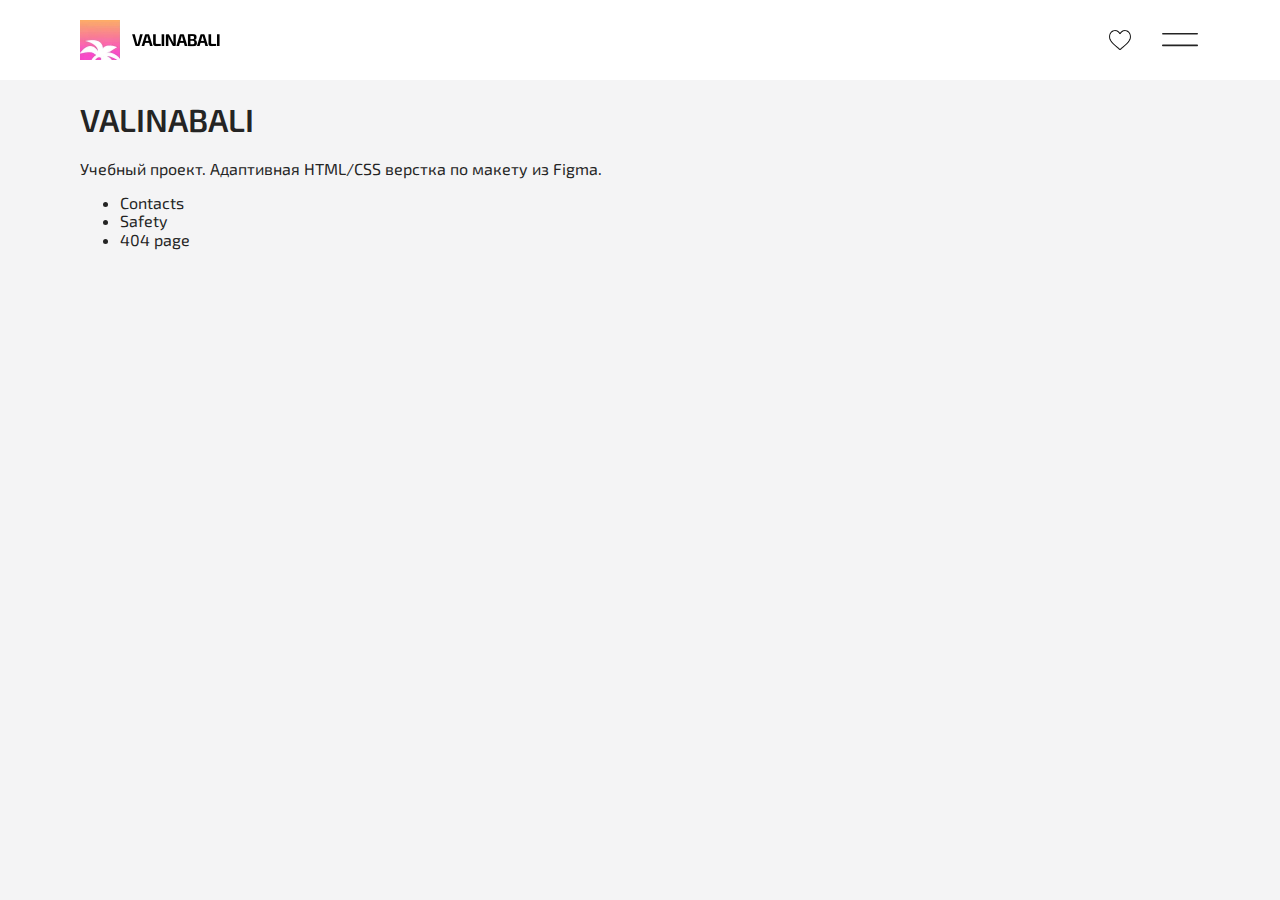
<file: index.html>
<!DOCTYPE html>
<html lang="ru">

<head>
	<meta charset="UTF-8">
	<meta name="viewport" content="width=device-width, initial-scale=1.0">
	<meta http-equiv="X-UA-Compatible" content="ie=edge">
	<link rel="stylesheet" href="css/style.css">
	<title>Valinabali</title>
</head>

<body>
	<header class="header">
		<div class="container">
			<div class="header__content">
				<a class="header__logo-link" href="#" aria-label="Ссылка на главную страницу">
					<img class="header__logo" src="images/logo-black.webp" srcset="images/logo-black@2x.webp"
						alt="Логотип компании" width="140" height="40">
				</a>
				<div class="header__btn-wrapper">
					<a class="header__favorites" href="#" aria-label="Ссылка на страницу избранное">
						<svg class="header__favorites-icon" width="22" height="20" aria-hidden="true">
							<use xlink:href="images/sprite.svg#icon-favorites"></use>
						</svg>
					</a>
					<button class="header__burger" type="button" aria-label="Кнопка открытия меню">
						<svg class="header__burger-icon" width="36" height="14" aria-hidden="true">
							<use xlink:href="images/sprite.svg#icon-burger"></use>
						</svg>
					</button>
				</div>
			</div>
		</div>
	</header>

	<main>
		<div class="container">
			<h1 class="title">VALINABALI</h1>
			<p class="descr">Учебный проект. Адаптивная HTML/CSS верстка по макету из Figma.</p>
		</div>
    <section class="project-index">
			<div class="container">
				<ul class="project-index__list">
					<li class="project-index__item"><a class="project-index__link" href="contacts.html">Contacts</a></li>
					<li class="project-index__item"><a class="project-index__link" href="safety.html">Safety</a></li>
					<li class="project-index__item"><a class="project-index__link" href="404.html">404 page</a></li>
				</ul>
			</div>
		</section>
  </main>
</body>

</html>
</file>
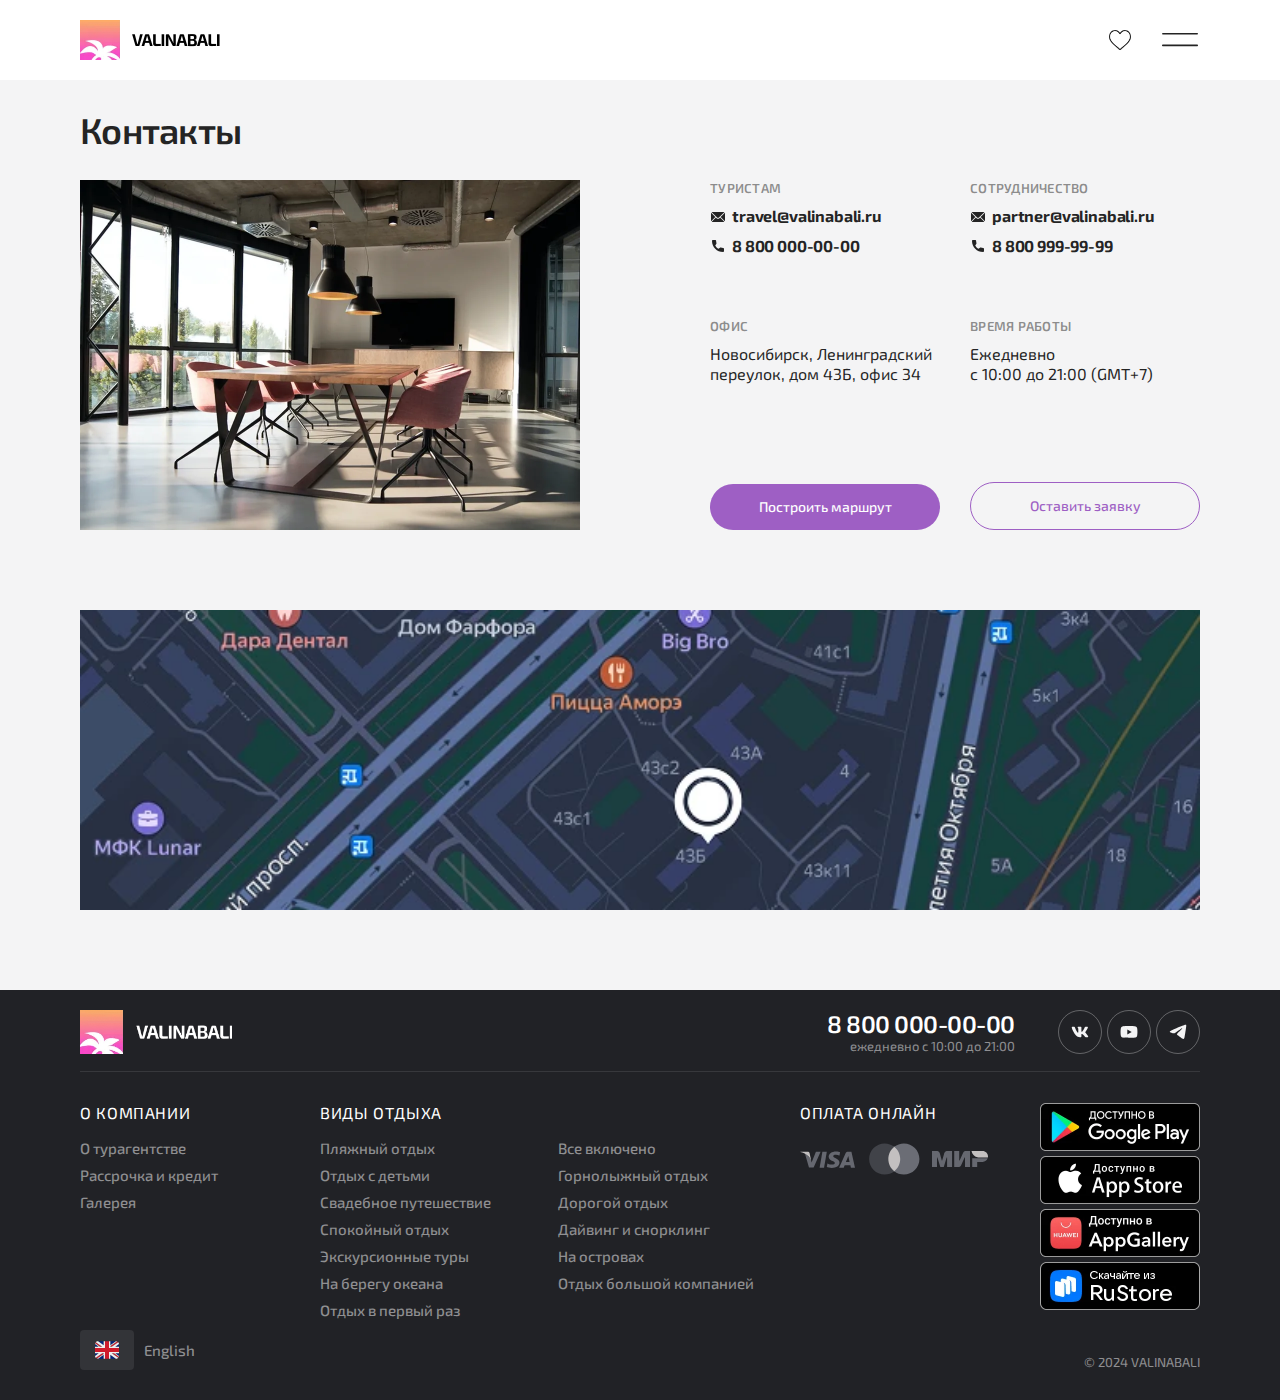
<file: contacts.html>
<!DOCTYPE html>
<html lang="ru">

<head>
  <meta charset="UTF-8">
  <meta name="viewport" content="width=device-width, initial-scale=1.0">
  <meta http-equiv="X-UA-Compatible" content="ie=edge">
  <link rel="stylesheet" href="css/style.css">
  <title>Контакты - Valinabali</title>
</head>

<body>
  <header class="header">
    <div class="container">
      <div class="header__content">
        <a class="header__logo-link" href="#" aria-label="Ссылка на главную страницу">
          <img class="header__logo" src="images/logo-black.webp" srcset="images/logo-black@2x.webp" alt="Логотип компании"
            width="140" height="40">
        </a>
        <div class="header__btn-wrapper">
          <a class="header__favorites" href="#" aria-label="Ссылка на страницу избранное">
            <svg class="header__favorites-icon" width="22" height="20" aria-hidden="true">
              <use xlink:href="images/sprite.svg#icon-favorites"></use>
            </svg>
          </a>
          <button class="header__burger" type="button" aria-label="Кнопка открытия меню">
            <svg class="header__burger-icon" width="36" height="14" aria-hidden="true">
              <use xlink:href="images/sprite.svg#icon-burger"></use>
            </svg>
          </button>
        </div>
      </div>
    </div>
  </header>
  <main>
    <section class="contacts">
      <div class="container">
        <h1 class="contacts__title">Контакты</h1>
        <div class="contacts__wrap">
          <img class="contacts__img" src="images/contacts-img.webp" srcset="images/contacts-img@2x.webp" height="350" width="500"
            alt="Изображение офиса организации Valinabali">
          <div class="contacts__wrap-info">
            <div class="contacts__info">
              <h2 class="contacts__info-title">туристам</h2>
              <a class="contacts__info-link" href="mailto:travel@valinabali.ru">
                <svg class="contacts__info-icon" width="16" height="16" aria-hidden="true">
                  <use xlink:href="images/sprite.svg#icon-mail"></use>
                </svg>
                travel@valinabali.ru
              </a>
              <a class="contacts__info-link" href="tel:88000000000">
                <svg class="contacts__info-icon" width="16" height="16" aria-hidden="true">
                  <use xlink:href="images/sprite.svg#icon-tel"></use>
                </svg>
                8 800 000-00-00
              </a>
            </div>
            <div class="contacts__info">
              <h2 class="contacts__info-title">сотрудничество</h2>
              <a class="contacts__info-link" href="mailto:partner@valinabali.ru">
                <svg class="contacts__info-icon" width="16" height="16" aria-hidden="true">
                  <use xlink:href="images/sprite.svg#icon-mail"></use>
                </svg>
                partner@valinabali.ru
              </a>
              <a class="contacts__info-link" href="tel:88000000000">
                <svg class="contacts__info-icon" width="16" height="16" aria-hidden="true">
                  <use xlink:href="images/sprite.svg#icon-tel"></use>
                </svg>
                8 800 999-99-99
              </a>
            </div>
            <div class="contacts__info">
              <h2 class="contacts__info-title">офис</h2>
              <p class="contacts__info-text">Новосибирск, Ленинградский переулок, дом 43Б, офис 34</p>
            </div>
            <div class="contacts__info">
              <h2 class="contacts__info-title">время работы</h2>
              <p class="contacts__info-text">Ежедневно <span>с&nbsp;10:00 до&nbsp;21:00 (GMT+7)</span></p>
            </div>
            <div class="contacts__btn-wrap">
              <button class="contacts__btn btn btn--bg-lilac btn--size-sma" type="button">Построить маршрут</button>
              <a class="contacts__btn btn" href="#">Оставить заявку</a>
            </div>
          </div>
        </div>
        <div class="contacts__map">
          <picture>
            <source media="(max-width: 767px)" srcset="images/map-img-mobile.webp 1x, images/map-img-mobile@2x.webp 2x">
            <source media="(max-width: 1439px)" srcset="images/map-img-tablet.webp 1x, images/map-img-tablet@2x.webp 2x">
            <img class="contacts__map-img" src="images/map-img.webp" srcset="images/map-img@2x.webp" height="300" width="1120"
            alt="Изображение карты с меткой организации Valinabali">
          </picture>
        </div>
      </div>
    </section>
  </main>
  <footer class="footer">
    <div class="container">
      <div class="footer__top">
        <a class="footer__logo-link" href="#" aria-label="Ссылка на главную">
          <img class="footer__logo" src="images/logo.webp" srcset="images/logo@2x.webp" alt="Логотип компании"
          width="152" height="44">
        </a>
        <div class="footer__info">
          <a class="footer__info-tel" href="tel:8800000000"> 8 800 000-00-00</a>
          <p class="footer__info-description">ежедневно с&nbsp;10:00 до&nbsp;21:00</p>
        </div>
        <ul class="social">
          <li class="social__list">
            <a class="social__link" href="#" aria-label="Ссылка на вконтакте">
              <svg class="social__link-icon" width="18" height="18" aria-hidden="true">
                <use xlink:href="images/sprite.svg#icon-vk"></use>
              </svg>
            </a>
          </li>
          <li class="social__list">
            <a class="social__link" href="#" aria-label="Ссылка на youtube">
              <svg class="social__link-icon" width="18" height="18" aria-hidden="true">
                <use xlink:href="images/sprite.svg#icon-youtube"></use>
              </svg>
            </a>
          </li>
          <li class="social__list">
            <a class="social__link" href="#" aria-label="Ссылка на телеграм">
              <svg class="social__link-icon" width="18" height="18" aria-hidden="true">
                <use xlink:href="images/sprite.svg#icon-tg"></use>
              </svg>
            </a>
          </li>
        </ul>
      </div>
      <div class="footer__content">
        <div class="footer__nav">
          <span class="footer__subtitle">о компании</span>
          <ul class="footer__nav-list">
            <li class="footer__nav-item">
              <a class="footer__nav-link" href="#">О турагентстве</a>
            </li>
            <li class="footer__nav-item">
              <a class="footer__nav-link" href="#">Рассрочка и кредит</a>
            </li>
            <li class="footer__nav-item">
              <a class="footer__nav-link" href="#">Галерея</a>
            </li>
          </ul>
        </div>
        <div class="footer__nav">
          <span class="footer__subtitle">виды отдыха</span>
          <ul class="footer__nav-list footer__nav-list--col-2">
            <li class="footer__nav-item">
              <a class="footer__nav-link" href="#">Пляжный отдых</a>
            </li>
            <li class="footer__nav-item">
              <a class="footer__nav-link" href="#">Все включено</a>
            </li>
            <li class="footer__nav-item">
              <a class="footer__nav-link" href="#">Отдых с детьми</a>
            </li>
            <li class="footer__nav-item">
              <a class="footer__nav-link" href="#">Горнолыжный отдых</a>
            </li>
            <li class="footer__nav-item">
              <a class="footer__nav-link" href="#">Свадебное путешествие</a>
            </li>
            <li class="footer__nav-item">
              <a class="footer__nav-link" href="#">Дорогой отдых</a>
            </li>
            <li class="footer__nav-item">
              <a class="footer__nav-link" href="#">Спокойный отдых</a>
            </li>
            <li class="footer__nav-item">
              <a class="footer__nav-link" href="#">Дайвинг и снорклинг</a>
            </li>
            <li class="footer__nav-item">
              <a class="footer__nav-link" href="#">Экскурсионные туры</a>
            </li>
            <li class="footer__nav-item">
              <a class="footer__nav-link" href="#">На островах</a>
            </li>
            <li class="footer__nav-item">
              <a class="footer__nav-link" href="#">На берегу океана</a>
            </li>
            <li class="footer__nav-item">
              <a class="footer__nav-link" href="#">Отдых большой компанией</a>
            </li>
            <li class="footer__nav-item">
              <a class="footer__nav-link" href="#">Отдых в первый раз</a>
            </li>
          </ul>
        </div>
        <div class="footer__payment">
          <span class="footer__subtitle">оплата онлайн</span>
          <ul class="footer__payment-list">
            <li class="footer__payment-item">
              <svg class="footer__payment-icon" width="56" height="56" aria-hidden="true">
                <use xlink:href="images/sprite.svg#icon-visa"></use>
              </svg>
            </li>
            <li class="footer__payment-item">
              <svg class="footer__payment-icon" width="56" height="56" aria-hidden="true">
                <use xlink:href="images/sprite.svg#icon-mastercard"></use>
              </svg>
            </li>
            <li class="footer__payment-item">
              <svg class="footer__payment-icon" width="56" height="56" aria-hidden="true">
                <use xlink:href="images/sprite.svg#icon-mir"></use>
              </svg>
            </li>
          </ul>
        </div>
        <div class="footer__apps">
          <ul class="footer__apps-list">
            <li class="footer__apps-item">
              <a class="footer__apps-link" href="#" aria-label="ссылка на приложение">
                <img class="footer__apps-img" src="images/google-play.webp" srcset="images/google-play@2x.webp" alt="Логотип компании"
            width="160" height="48">
              </a>
            </li>
            <li class="footer__apps-item">
              <a class="footer__apps-link" href="#" aria-label="ссылка на приложение">
                <img class="footer__apps-img" src="images/app-store.webp" srcset="images/app-store@2x.webp" alt="Логотип компании"
            width="160" height="48">
              </a>
            </li>
            <li class="footer__apps-item">
              <a class="footer__apps-link" href="#" aria-label="ссылка на приложение">
                <img class="footer__apps-img" src="images/appgallery.webp" srcset="images/appgallery@2x.webp" alt="Логотип компании"
            width="160" height="48">
              </a>
            </li>
            <li class="footer__apps-item">
              <a class="footer__apps-link" href="#" aria-label="ссылка на приложение">
                <img class="footer__apps-img" src="images/rustore.webp" srcset="images/rustore@2x.webp" alt="Логотип компании"
            width="160" height="48">
              </a>
            </li>
          </ul>
        </div>
      </div>
      <div class="footer__bottom">
        <a class="footer__language-link" href="#" aria-label="Ссылка на страницу">
          <svg class="footer__language-icon" width="54" height="40" aria-hidden="true">
            <use xlink:href="images/sprite.svg#icon-lang"></use>
          </svg>
          <p class="footer__language-name">English</p>
        </a>
        <p class="footer__copyright">&copy;&nbsp;2024&nbsp;VALINABALI</p>
      </div>
    </div>
  </footer>
</body>

</html>
</file>
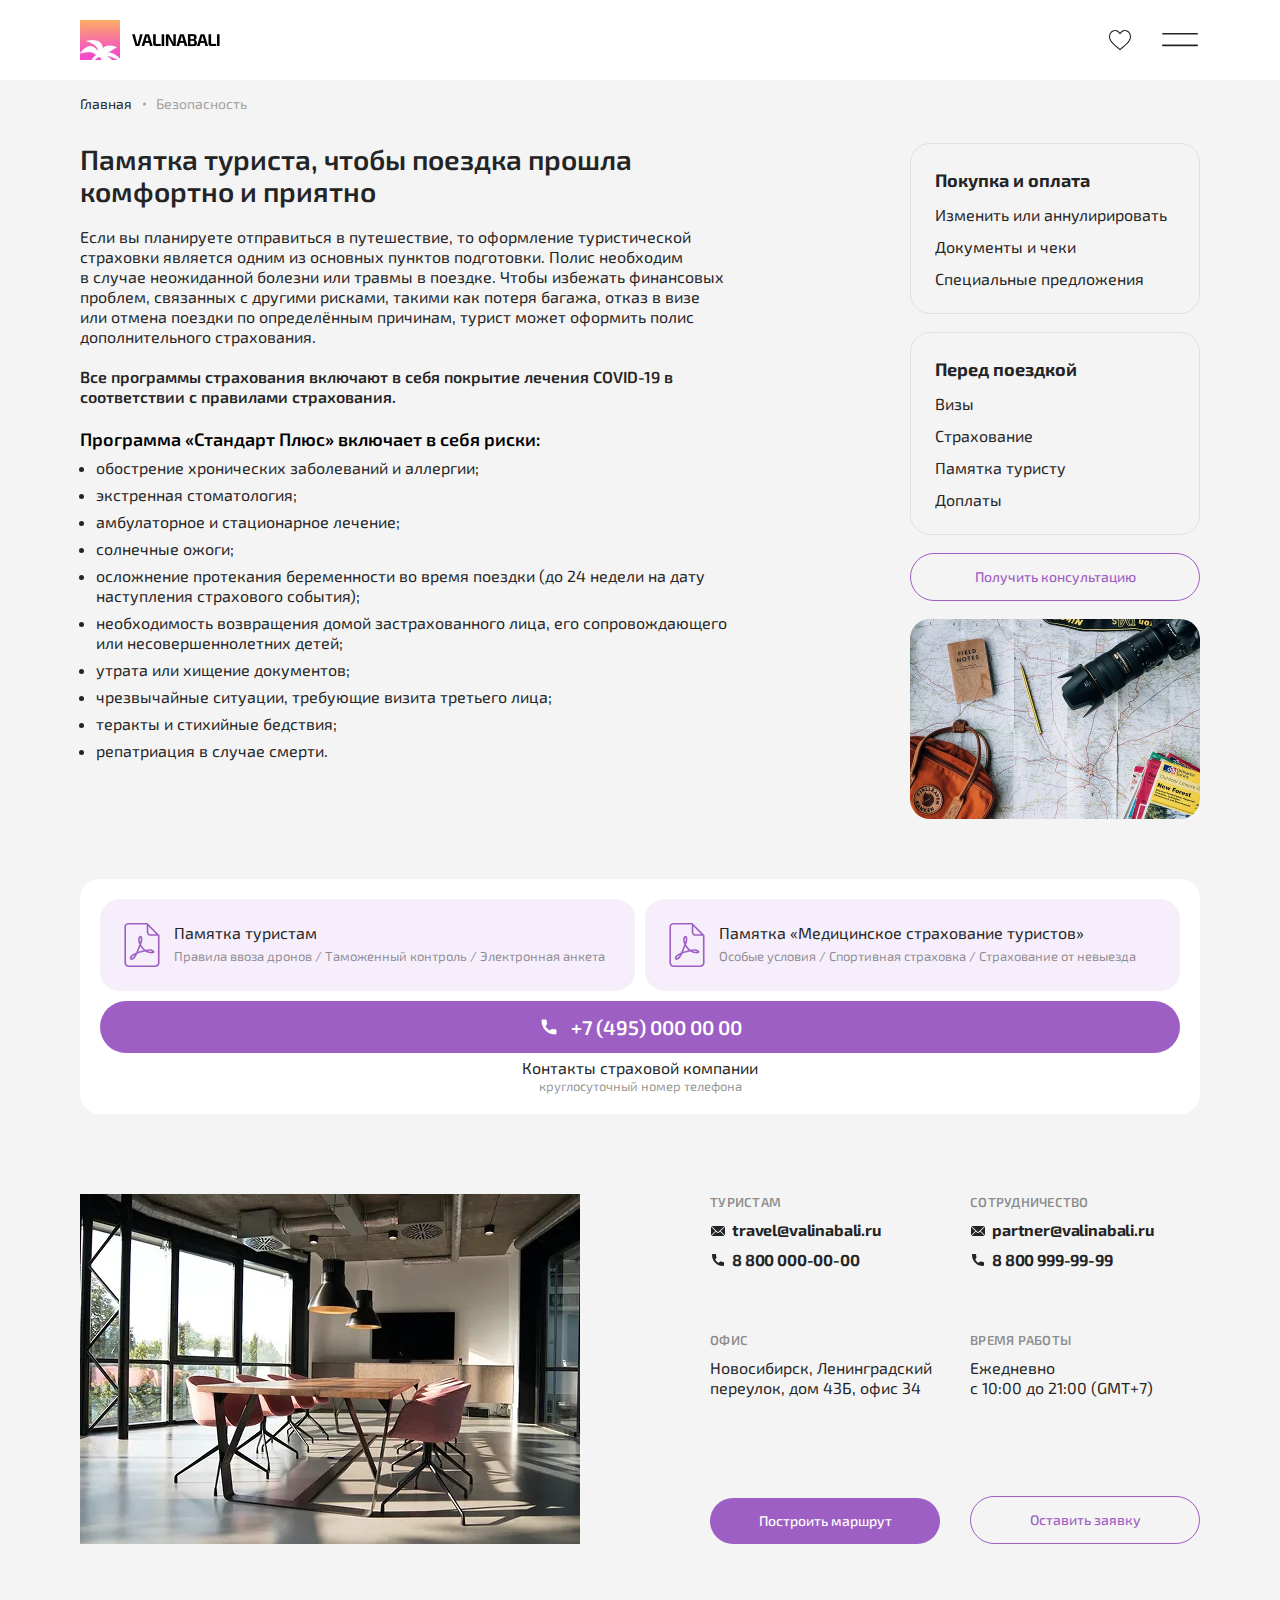
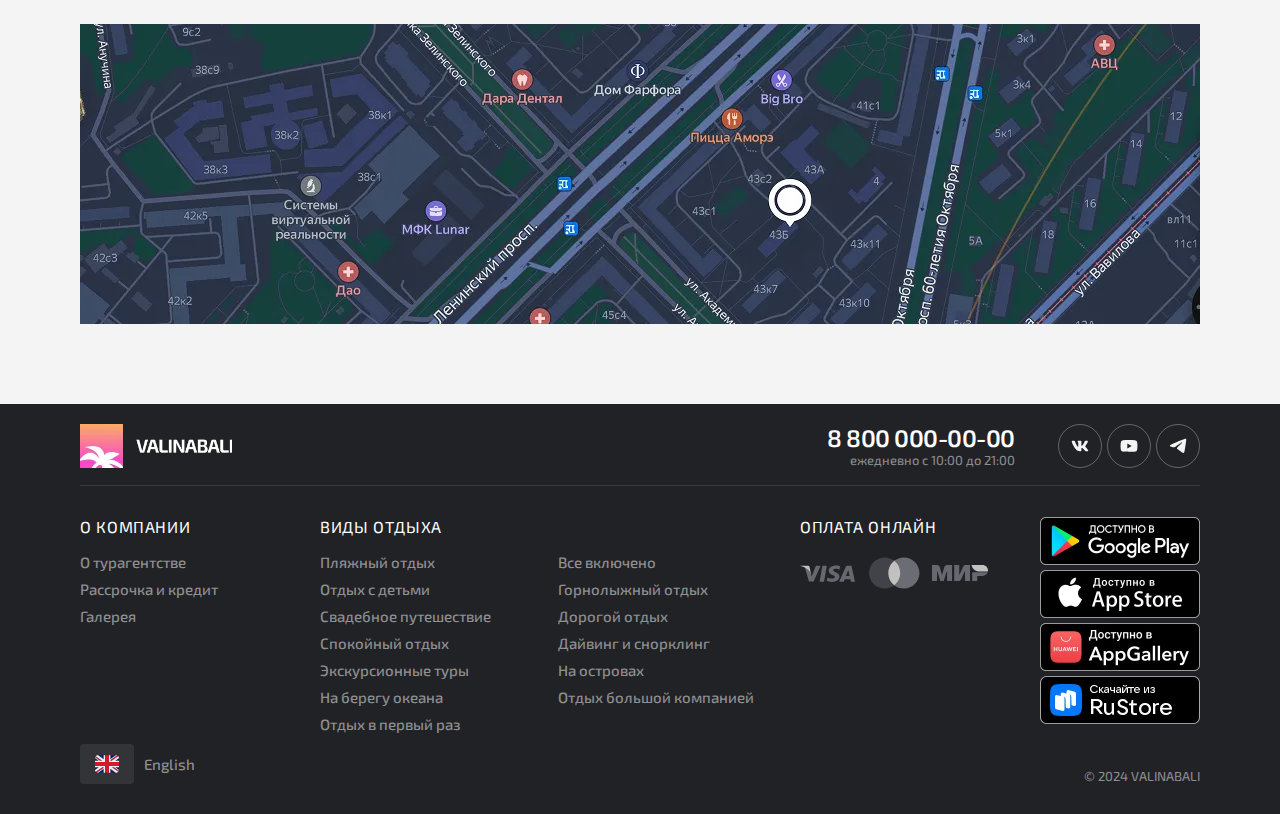
<file: safety.html>
<!DOCTYPE html>
<html lang="ru">

<head>
	<meta charset="UTF-8">
	<meta name="viewport" content="width=device-width, initial-scale=1.0">
	<meta http-equiv="X-UA-Compatible" content="ie=edge">
	<link rel="stylesheet" href="css/style.css">
	<title>Безопасность - Valinabali</title>
</head>

<body>
	<header class="header">
		<div class="container">
			<div class="header__content">
				<a class="header__logo-link" href="#" aria-label="Ссылка на главную страницу">
					<img class="header__logo" src="images/logo-black.webp" srcset="images/logo-black@2x.webp"
						alt="Логотип компании" width="140" height="40">
				</a>
				<div class="header__btn-wrapper">
					<a class="header__favorites" href="#" aria-label="Ссылка на страницу избранное">
						<svg class="header__favorites-icon" width="22" height="20" aria-hidden="true">
							<use xlink:href="images/sprite.svg#icon-favorites"></use>
						</svg>
					</a>
					<button class="header__burger" type="button" aria-label="Кнопка открытия меню">
						<svg class="header__burger-icon" width="36" height="14" aria-hidden="true">
							<use xlink:href="images/sprite.svg#icon-burger"></use>
						</svg>
					</button>
				</div>
			</div>
		</div>
	</header>
	<main>
		<h1 class="visually-hidden">Безопасность</h1>
		<div class="breadcrumbs">
			<div class="container">
				<ul class="breadcrumbs__list">
					<li class="breadcrumbs__item">
						<a class="breadcrumbs__link" href="#" aria-label="Ссылка на главную страницу">Главная</a>
					</li>
					<li class="breadcrumbs__item">
						<span class="breadcrumbs__link breadcrumbs__link--active">Безопасность</span>
					</li>
				</ul>
			</div>
		</div>
		<section class="safety">
			<div class="container">
				<div class="safety__wrap">
					<div class="safety__info-text">
						<h2 class="safety__title">Памятка туриста, чтобы поездка прошла комфортно и&nbsp;приятно</h2>
						<p class="safety__text">
							Если вы&nbsp;планируете отправиться в&nbsp;путешествие, то&nbsp;оформление туристической страховки
							является
							одним из&nbsp;основных пунктов подготовки. Полис необходим в&nbsp;случае неожиданной болезни или травмы
							в&nbsp;поездке. Чтобы избежать финансовых проблем, связанных с&nbsp;другими рисками, такими как потеря
							багажа, отказ в&nbsp;визе или отмена поездки по&nbsp;определённым причинам, турист может оформить полис
							дополнительного страхования.
						</p>
						<p class="safety__text safety__text--bold">
							Все программы страхования включают в&nbsp;себя покрытие лечения СOVID-19&nbsp;в соответствии
							с&nbsp;правилами страхования.
						</p>
						<h3 class="safety__title-cite">Программа &laquo;Стандарт Плюс&raquo; включает в&nbsp;себя риски:</h3>
						<ul class="safety__list">
							<li class="safety__item">
								<p class="safety__text">обострение хронических заболеваний и&nbsp;аллергии;</p>
							</li>
							<li class="safety__item">
								<p class="safety__text">экстренная стоматология;</p>
							</li>
							<li class="safety__item">
								<p class="safety__text">амбулаторное и&nbsp;стационарное лечение;</p>
							</li>
							<li class="safety__item">
								<p class="safety__text">солнечные ожоги;</p>
							</li>
							<li class="safety__item">
								<p class="safety__text">
									осложнение протекания беременности во&nbsp;время поездки (до&nbsp;24&nbsp;недели на&nbsp;дату
									наступления страхового события);
								</p>
							</li>
							<li class="safety__item">
								<p class="safety__text">
									необходимость возвращения домой застрахованного лица, его сопровождающего или несовершеннолетних
									детей;
								</p>
							</li>
							<li class="safety__item">
								<p class="safety__text">утрата или хищение документов;</p>
							</li>
							<li class="safety__item">
								<p class="safety__text">чрезвычайные ситуации, требующие визита третьего лица;</p>
							</li>
							<li class="safety__item">
								<p class="safety__text">теракты и стихийные бедствия;</p>
							</li>
							<li class="safety__item">
								<p class="safety__text">репатриация в&nbsp;случае смерти.</p>
							</li>
						</ul>
					</div>
					<div class="safety__nav">
						<div class="memo-nav">
							<h3 class="memo-nav__title">Покупка и&nbsp;оплата</h3>
							<ul class="memo-nav__list">
								<li class="memo-nav__item">
									<a class="memo-nav__link" href="#">Изменить или аннулирировать</a>
								</li>
								<li class="memo-nav__item">
									<a class="memo-nav__link" href="#">Документы и чеки</a>
								</li>
								<li class="memo-nav__item">
									<a class="memo-nav__link" href="#">Специальные предложения</a>
								</li>
							</ul>
						</div>
						<div class="memo-nav">
							<h3 class="memo-nav__title">Перед поездкой</h3>
							<ul class="memo-nav__list">
								<li class="memo-nav__item">
									<a class="memo-nav__link" href="#">Визы</a>
								</li>
								<li class="memo-nav__item">
									<a class="memo-nav__link" href="#">Страхование</a>
								</li>
								<li class="memo-nav__item">
									<a class="memo-nav__link" href="#">Памятка туристу</a>
								</li>
								<li class="memo-nav__item">
									<a class="memo-nav__link" href="#">Доплаты</a>
								</li>
							</ul>
						</div>
						<a class="safety__btn btn" href="#" aria-label="Ссылка для получения консультации">Получить консультацию</a>
						<img class="safety__nav-img" src="images/safety-img.webp" srcset="images/safety-img@2x.webp" height="200"
							width="290" alt="Картинка в разделе памятка для туриста">
					</div>
				</div>
				<div class="info-block">
					<div class="info-block__cards-link">
						<a class="card-link" href="#" target="_blank" aria-label="Ссылка на файл с памяткой для туриста">
							<svg class="card-link__icon" width="44" height="44" aria-hidden="true">
								<use xlink:href="images/sprite.svg#icon-pdf"></use>
							</svg>
							<div class="card-link__info">
								<span class="card-link__title">Памятка туристам</span>
								<span class="card-link__text">Правила ввоза дронов / Таможенный контроль / Электронная анкета</span>
							</div>
						</a>
						<a class="card-link" href="#" target="_blank" aria-label="Ссылка на файл с памяткой для туриста">
							<svg class="card-link__icon" width="44" height="44" aria-hidden="true">
								<use xlink:href="images/sprite.svg#icon-pdf"></use>
							</svg>
							<div class="card-link__info">
								<span class="card-link__title">Памятка «Медицинское страхование туристов»</span>
								<span class="card-link__text">Особые условия / Спортивная страховка / Страхование от невыезда</span>
							</div>
						</a>
					</div>
					<a class="info-block__btn btn btn--bg-lilac" href="tel:7495000000">
						<svg class="info-block__icon" width="18" height="18" aria-hidden="true">
							<use xlink:href="images/sprite.svg#icon-tel"></use>
						</svg>
						<span class="btn__text">+7 (495) 000 00 00</span>
					</a>
					<p class="info-block__text">Контакты страховой компании</p>
					<span class="info-block__description">круглосуточный номер телефона</span>
				</div>
			</div>
		</section>
		<section class="contacts">
			<div class="container">
				<div class="contacts__wrap">
						<picture>
							<source media="(max-width: 767px)" srcset="images/contacts-img-mobile.webp 1x, images/contacts-img-mobile@2x.webp 2x">
							<img class="contacts__img" src="images/contacts-img.webp" srcset="images/contacts-img@2x.webp 2x" height="350" width="500"
							alt="Изображение офиса организации Valinabali">
						</picture>
					<div class="contacts__wrap-info">
						<div class="contacts__info">
							<h2 class="contacts__info-title">туристам</h2>
							<a class="contacts__info-link" href="mailto:travel@valinabali.ru">
								<svg class="contacts__info-icon" width="16" height="16" aria-hidden="true">
									<use xlink:href="images/sprite.svg#icon-mail"></use>
								</svg>
								travel@valinabali.ru
							</a>
							<a class="contacts__info-link" href="tel:88000000000">
								<svg class="contacts__info-icon" width="16" height="16" aria-hidden="true">
									<use xlink:href="images/sprite.svg#icon-tel"></use>
								</svg>
								8 800 000-00-00
							</a>
						</div>
						<div class="contacts__info">
							<h2 class="contacts__info-title">сотрудничество</h2>
							<a class="contacts__info-link" href="mailto:partner@valinabali.ru">
								<svg class="contacts__info-icon" width="16" height="16" aria-hidden="true">
									<use xlink:href="images/sprite.svg#icon-mail"></use>
								</svg>
								partner@valinabali.ru
							</a>
							<a class="contacts__info-link" href="tel:88000000000">
								<svg class="contacts__info-icon" width="16" height="16" aria-hidden="true">
									<use xlink:href="images/sprite.svg#icon-tel"></use>
								</svg>
								8 800 999-99-99
							</a>
						</div>
						<div class="contacts__info">
							<h2 class="contacts__info-title">офис</h2>
							<p class="contacts__info-text">Новосибирск, Ленинградский переулок, дом&nbsp;43Б, офис&nbsp;34</p>
						</div>
						<div class="contacts__info">
							<h2 class="contacts__info-title">время работы</h2>
							<p class="contacts__info-text">
								Ежедневно
								<span>с&nbsp;10:00 до&nbsp;21:00 (GMT+7)</span>
							</p>
						</div>
						<div class="contacts__btn-wrap">
							<button class="contacts__btn btn btn--bg-lilac btn--size-sma" type="button">Построить маршрут</button>
							<a class="contacts__btn btn" href="#">Оставить заявку</a>
						</div>
					</div>
				</div>
				<div class="contacts__map">
					<picture>
            <source media="(max-width: 767px)" srcset="images/map-img-mobile.webp 1x, images/map-img-mobile@2x.webp 2x">
            <source media="(max-width: 1023px)" srcset="images/map-img-tablet.webp 1x, images/map-img-tablet@2x.webp 2x">
            <img class="contacts__map-img" src="images/map-img.webp" srcset="images/map-img@2x.webp 2x" height="300" width="1120"
            alt="Изображение карты с меткой организации Valinabali">
          </picture>
				</div>
			</div>
		</section>
	</main>
	<footer class="footer">
		<div class="container">
			<div class="footer__top">
				<a class="footer__logo-link" href="#" aria-label="Ссылка на главную">
					<img class="footer__logo" src="images/logo.webp" srcset="images/logo@2x.webp" alt="Логотип компании"
						width="152" height="44">
				</a>
				<div class="footer__info">
					<a class="footer__info-tel" href="tel:8800000000"> 8 800 000-00-00</a>
					<p class="footer__info-description">ежедневно с&nbsp;10:00 до&nbsp;21:00</p>
				</div>
				<ul class="social">
					<li class="social__list">
						<a class="social__link" href="#" aria-label="Ссылка на вконтакте">
							<svg class="social__link-icon" width="18" height="18" aria-hidden="true">
								<use xlink:href="images/sprite.svg#icon-vk"></use>
							</svg>
						</a>
					</li>
					<li class="social__list">
						<a class="social__link" href="#" aria-label="Ссылка на youtube">
							<svg class="social__link-icon" width="18" height="18" aria-hidden="true">
								<use xlink:href="images/sprite.svg#icon-youtube"></use>
							</svg>
						</a>
					</li>
					<li class="social__list">
						<a class="social__link" href="#" aria-label="Ссылка на телеграм">
							<svg class="social__link-icon" width="18" height="18" aria-hidden="true">
								<use xlink:href="images/sprite.svg#icon-tg"></use>
							</svg>
						</a>
					</li>
				</ul>
			</div>
			<div class="footer__content">
				<div class="footer__nav">
					<span class="footer__subtitle">о компании</span>
					<ul class="footer__nav-list">
						<li class="footer__nav-item">
							<a class="footer__nav-link" href="#">О турагентстве</a>
						</li>
						<li class="footer__nav-item">
							<a class="footer__nav-link" href="#">Рассрочка и кредит</a>
						</li>
						<li class="footer__nav-item">
							<a class="footer__nav-link" href="#">Галерея</a>
						</li>
					</ul>
				</div>
				<div class="footer__nav">
					<span class="footer__subtitle">виды отдыха</span>
					<ul class="footer__nav-list footer__nav-list--col-2">
						<li class="footer__nav-item">
							<a class="footer__nav-link" href="#">Пляжный отдых</a>
						</li>
						<li class="footer__nav-item">
							<a class="footer__nav-link" href="#">Все включено</a>
						</li>
						<li class="footer__nav-item">
							<a class="footer__nav-link" href="#">Отдых с детьми</a>
						</li>
						<li class="footer__nav-item">
							<a class="footer__nav-link" href="#">Горнолыжный отдых</a>
						</li>
						<li class="footer__nav-item">
							<a class="footer__nav-link" href="#">Свадебное путешествие</a>
						</li>
						<li class="footer__nav-item">
							<a class="footer__nav-link" href="#">Дорогой отдых</a>
						</li>
						<li class="footer__nav-item">
							<a class="footer__nav-link" href="#">Спокойный отдых</a>
						</li>
						<li class="footer__nav-item">
							<a class="footer__nav-link" href="#">Дайвинг и снорклинг</a>
						</li>
						<li class="footer__nav-item">
							<a class="footer__nav-link" href="#">Экскурсионные туры</a>
						</li>
						<li class="footer__nav-item">
							<a class="footer__nav-link" href="#">На островах</a>
						</li>
						<li class="footer__nav-item">
							<a class="footer__nav-link" href="#">На берегу океана</a>
						</li>
						<li class="footer__nav-item">
							<a class="footer__nav-link" href="#">Отдых большой компанией</a>
						</li>
						<li class="footer__nav-item">
							<a class="footer__nav-link" href="#">Отдых в первый раз</a>
						</li>
					</ul>
				</div>
				<div class="footer__payment">
					<span class="footer__subtitle">оплата онлайн</span>
					<ul class="footer__payment-list">
						<li class="footer__payment-item">
							<svg class="footer__payment-icon" width="56" height="56" aria-hidden="true">
								<use xlink:href="images/sprite.svg#icon-visa"></use>
							</svg>
						</li>
						<li class="footer__payment-item">
							<svg class="footer__payment-icon" width="56" height="56" aria-hidden="true">
								<use xlink:href="images/sprite.svg#icon-mastercard"></use>
							</svg>
						</li>
						<li class="footer__payment-item">
							<svg class="footer__payment-icon" width="56" height="56" aria-hidden="true">
								<use xlink:href="images/sprite.svg#icon-mir"></use>
							</svg>
						</li>
					</ul>
				</div>
				<div class="footer__apps">
					<ul class="footer__apps-list">
						<li class="footer__apps-item">
							<a class="footer__apps-link" href="#" aria-label="ссылка на приложение">
								<img class="footer__apps-img" src="images/google-play.webp" srcset="images/google-play@2x.webp"
									alt="Логотип компании" width="160" height="48">
							</a>
						</li>
						<li class="footer__apps-item">
							<a class="footer__apps-link" href="#" aria-label="ссылка на приложение">
								<img class="footer__apps-img" src="images/app-store.webp" srcset="images/app-store@2x.webp"
									alt="Логотип компании" width="160" height="48">
							</a>
						</li>
						<li class="footer__apps-item">
							<img class="footer__apps-img" src="images/appgallery.webp" srcset="images/appgallery@2x.webp"
								alt="Логотип компании" width="160" height="48">
						</li>
						<li class="footer__apps-item">
							<a class="footer__apps-link" href="#" aria-label="ссылка на приложение">
								<img class="footer__apps-img" src="images/rustore.webp" srcset="images/rustore@2x.webp"
									alt="Логотип компании" width="160" height="48">
							</a>
						</li>
					</ul>
				</div>
			</div>
			<div class="footer__bottom">
				<a class="footer__language-link" href="#" aria-label="Ссылка на страницу">
					<svg class="footer__language-icon" width="54" height="40" aria-hidden="true">
						<use xlink:href="images/sprite.svg#icon-lang"></use>
					</svg>
					<p class="footer__language-name">English</p>
				</a>
				<p class="footer__copyright">&copy;&nbsp;2024&nbsp;VALINABALI</p>
			</div>
		</div>
	</footer>
</body>

</html>
</file>
<file: css/style.css>
/* Global */
/* ------------------------------------ */
/*! normalize.css v8.0.1 | MIT License | github.com/necolas/normalize.css */
/* Document
  ========================================================================== */
/**
 * 1. Correct the line height in all browsers.
 * 2. Prevent adjustments of font size after orientation changes in iOS.
 */
html {
  line-height: 1.15; /* 1 */
  -webkit-text-size-adjust: 100%; /* 2 */
}

/* Sections
  ========================================================================== */
/**
* Remove the margin in all browsers.
*/
body {
  margin: 0;
}

/**
* Render the `main` element consistently in IE.
*/
main {
  display: block;
}

/**
* Correct the font size and margin on `h1` elements within `section` and
* `article` contexts in Chrome, Firefox, and Safari.
*/
h1 {
  margin: 0.67em 0;
  font-size: 2em;
}

/* Grouping content
  ========================================================================== */
/**
* 1. Add the correct box sizing in Firefox.
* 2. Show the overflow in Edge and IE.
*/
hr {
  box-sizing: content-box; /* 1 */
  height: 0; /* 1 */
  overflow: visible; /* 2 */
}

/**
* 1. Correct the inheritance and scaling of font size in all browsers.
* 2. Correct the odd `em` font sizing in all browsers.
*/
pre {
  font-size: 1em; /* 2 */
  font-family: monospace, monospace; /* 1 */
}

/* Text-level semantics
  ========================================================================== */
/**
* Remove the gray background on active links in IE 10.
*/
a {
  background-color: transparent;
}

/**
* 1. Remove the bottom border in Chrome 57-
* 2. Add the correct text decoration in Chrome, Edge, IE, Opera, and Safari.
*/
abbr[title] {
  text-decoration: underline; /* 2 */
  -webkit-text-decoration: underline dotted;
          text-decoration: underline dotted; /* 2 */
  border-bottom: none; /* 1 */
}

/**
* Add the correct font weight in Chrome, Edge, and Safari.
*/
b,
strong {
  font-weight: bolder;
}

/**
* 1. Correct the inheritance and scaling of font size in all browsers.
* 2. Correct the odd `em` font sizing in all browsers.
*/
code,
kbd,
samp {
  font-size: 1em; /* 2 */
  font-family: monospace, monospace; /* 1 */
}

/**
* Add the correct font size in all browsers.
*/
small {
  font-size: 80%;
}

/**
* Prevent `sub` and `sup` elements from affecting the line height in
* all browsers.
*/
sub,
sup {
  position: relative;
  font-size: 75%;
  line-height: 0;
  vertical-align: baseline;
}

sub {
  bottom: -0.25em;
}

sup {
  top: -0.5em;
}

/* Embedded content
  ========================================================================== */
/**
* Remove the border on images inside links in IE 10.
*/
img {
  border-style: none;
}

/* Forms
  ========================================================================== */
/**
* 1. Change the font styles in all browsers.
* 2. Remove the margin in Firefox and Safari.
*/
button,
input,
optgroup,
select,
textarea {
  margin: 0; /* 2 */
  font-size: 100%; /* 1 */
  line-height: 1.15; /* 1 */
  font-family: inherit; /* 1 */
}

/**
* Show the overflow in IE.
* 1. Show the overflow in Edge.
*/
button,
input {
  /* 1 */
  overflow: visible;
}

/**
* Remove the inheritance of text transform in Edge, Firefox, and IE.
* 1. Remove the inheritance of text transform in Firefox.
*/
button,
select {
  /* 1 */
  text-transform: none;
}

/**
* Correct the inability to style clickable types in iOS and Safari.
*/
button,
[type=button],
[type=reset],
[type=submit] {
  -webkit-appearance: button;
}

/**
* Remove the inner border and padding in Firefox.
*/
button::-moz-focus-inner,
[type=button]::-moz-focus-inner,
[type=reset]::-moz-focus-inner,
[type=submit]::-moz-focus-inner {
  padding: 0;
  border-style: none;
}

/**
* Restore the focus styles unset by the previous rule.
*/
button:-moz-focusring,
[type=button]:-moz-focusring,
[type=reset]:-moz-focusring,
[type=submit]:-moz-focusring {
  outline: 1px dotted ButtonText;
}

/**
* Correct the padding in Firefox.
*/
fieldset {
  padding: 0.35em 0.75em 0.625em;
}

/**
* 1. Correct the text wrapping in Edge and IE.
* 2. Correct the color inheritance from `fieldset` elements in IE.
* 3. Remove the padding so developers are not caught out when they zero out
*    `fieldset` elements in all browsers.
*/
legend {
  display: table; /* 1 */
  box-sizing: border-box; /* 1 */
  max-width: 100%; /* 1 */
  padding: 0; /* 3 */
  color: inherit; /* 2 */
  white-space: normal; /* 1 */
}

/**
* Add the correct vertical alignment in Chrome, Firefox, and Opera.
*/
progress {
  vertical-align: baseline;
}

/**
* Remove the default vertical scrollbar in IE 10+.
*/
textarea {
  overflow: auto;
}

/**
* 1. Add the correct box sizing in IE 10.
* 2. Remove the padding in IE 10.
*/
[type=checkbox],
[type=radio] {
  box-sizing: border-box; /* 1 */
  padding: 0; /* 2 */
}

/**
* Correct the cursor style of increment and decrement buttons in Chrome.
*/
[type=number]::-webkit-inner-spin-button,
[type=number]::-webkit-outer-spin-button {
  height: auto;
}

/**
* 1. Correct the odd appearance in Chrome and Safari.
* 2. Correct the outline style in Safari.
*/
[type=search] {
  outline-offset: -2px; /* 2 */
  -webkit-appearance: textfield; /* 1 */
}

/**
* Remove the inner padding in Chrome and Safari on macOS.
*/
[type=search]::-webkit-search-decoration {
  -webkit-appearance: none;
}

/**
* 1. Correct the inability to style clickable types in iOS and Safari.
* 2. Change font properties to `inherit` in Safari.
*/
::-webkit-file-upload-button {
  font: inherit; /* 2 */
  -webkit-appearance: button; /* 1 */
}

/* Interactive
  ========================================================================== */
/*
* Add the correct display in Edge, IE 10+, and Firefox.
*/
details {
  display: block;
}

/*
* Add the correct display in all browsers.
*/
summary {
  display: list-item;
}

/* Misc
  ========================================================================== */
/**
* Add the correct display in IE 10+.
*/
template {
  display: none;
}

/**
* Add the correct display in IE 10.
*/
[hidden] {
  display: none;
}

@font-face {
  font-family: "Exo-2";
  src: url("../../fonts/Exo2-Regular.woff2") format("woff2"), url("../../fonts/Exo2-Regular.woff") format("woff");
  font-weight: 400;
  font-style: normal;
  font-display: swap;
}
@font-face {
  font-family: "Exo-2";
  src: url("../../fonts/Exo2-Medium.woff2") format("woff2"), url("../../fonts/Exo2-Medium.woff") format("woff");
  font-weight: 500;
  font-style: normal;
  font-display: swap;
}
@font-face {
  font-family: "Exo-2";
  src: url("../../fonts/Exo2-Bold.woff2") format("woff2"), url("../../fonts/Exo2-Bold.woff") format("woff");
  font-weight: 600;
  font-style: normal;
  font-display: swap;
}
@font-face {
  font-family: "Exo-2";
  src: url("../../fonts/Exo2-SemiBold.woff2") format("woff2"), url("../../fonts/Exo2-SemiBold.woff") format("woff");
  font-weight: 700;
  font-style: normal;
  font-display: swap;
}
*,
*::after,
*::before {
  box-sizing: border-box;
}

body {
  font-family: "Exo-2", "Arial", sans-serif;
  font-style: normal;
  font-weight: 400;
  color: #242424;
  margin: 0;
  padding: 0;
  background-color: #f4f4f5;
}

img {
  display: block;
  max-width: 100%;
  -o-object-fit: cover;
     object-fit: cover;
  height: auto;
}

a {
  color: #242424;
  text-decoration: none;
}

.container {
  width: 100%;
  max-width: 1160px;
  margin: 0 auto;
  padding: 0 20px;
}
@media (max-width: 1023px) {
  .container {
    padding: 0 30px;
  }
}
@media (max-width: 767px) {
  .container {
    padding: 0 20px;
  }
}

.visually-hidden {
  position: absolute;
  width: 1px;
  height: 1px;
  margin: -1px;
  padding: 0;
  overflow: hidden;
  white-space: nowrap;
  border: 0;
  clip: rect(0 0 0 0);
  clip-path: inset(100%);
}

/* Blocks */
/* ------------------------------------ */
.header {
  padding: 20px 0;
  background-color: #ffffff;
}
@media (max-width: 767px) {
  .header {
    padding: 10px 0;
  }
}
.header__content {
  display: flex;
  justify-content: space-between;
  gap: 20px;
}
@media (max-width: 767px) {
  .header__content {
    align-items: center;
  }
}
.header__logo-link {
  width: 140px;
  height: 40px;
}
@media (max-width: 767px) {
  .header__logo-link {
    width: 112px;
    height: 32px;
  }
}
.header__btn-wrapper {
  display: flex;
  gap: 20px;
}
@media (max-width: 767px) {
  .header__btn-wrapper {
    gap: 15px;
  }
}
.header__burger, .header__favorites {
  width: 40px;
  height: 40px;
  flex-shrink: 0;
  padding: 0;
  background-color: transparent;
  border: none;
  cursor: pointer;
  display: flex;
  align-items: center;
  justify-content: center;
}
@media (max-width: 767px) {
  .header__burger, .header__favorites {
    width: 36px;
    height: 36px;
  }
}
.header__favorites-icon {
  width: 22px;
  height: 20px;
  fill: #ffffff;
  color: #242424;
}
@media (max-width: 767px) {
  .header__favorites-icon {
    width: 20px;
    height: 18px;
  }
}
.header__burger-icon {
  width: 36px;
  height: 14px;
  color: #ffffff;
}
@media (max-width: 767px) {
  .header__burger-icon {
    width: 36px;
    height: 36px;
  }
}

.footer {
  background-color: #212226;
  padding: 20px 0 30px;
}
@media (max-width: 1023px) {
  .footer {
    padding: 30px 0;
  }
}
@media (max-width: 767px) {
  .footer {
    padding: 40px 0 30px;
  }
}
.footer__top {
  display: grid;
  grid-template-columns: 152px 1fr 155px;
  align-items: center;
  gap: 30px;
  border-bottom: 1px solid rgba(255, 255, 255, 0.1);
  padding: 0 0 17px;
  margin: 0 0 31px;
}
@media (max-width: 1023px) {
  .footer__top {
    border: none;
    margin: 0 0 60px;
    padding: 0;
  }
}
@media (max-width: 767px) {
  .footer__top {
    grid-template-columns: 1fr;
    justify-items: center;
    gap: 20px;
    margin: 0 0 40px;
  }
}
.footer__logo {
  width: 152px;
  height: 44px;
}
@media (max-width: 767px) {
  .footer__logo {
    width: 112px;
    height: 32px;
  }
}
.footer__info {
  display: flex;
  flex-direction: column;
  align-items: flex-end;
}
@media (max-width: 767px) {
  .footer__info {
    gap: 5px;
    align-items: center;
  }
}
.footer__info-tel {
  color: #ffffff;
  font-size: 24px;
  font-weight: 700;
  line-height: 28px;
  letter-spacing: -0.02em;
}
.footer__info-tel:hover, .footer__info-tel:focus-visible {
  color: #9e5fc4;
  outline: none;
}
.footer__info-description {
  color: rgba(255, 255, 255, 0.5);
  margin: 0;
  text-align: right;
  font-size: 13px;
  line-height: 16px;
}
@media (max-width: 767px) {
  .footer__info-description {
    font-size: 12px;
    line-height: 16px;
  }
}
.footer__content {
  display: grid;
  grid-template-columns: 195px 1fr 195px 160px;
  gap: 45px;
  margin: 0 0 10px;
}
@media (max-width: 1023px) {
  .footer__content {
    display: flex;
    justify-content: space-between;
    margin: 0 0 30px;
  }
}
@media (max-width: 767px) {
  .footer__content {
    flex-direction: column;
    align-items: center;
    gap: 33px;
    margin: 0 0 40px;
  }
}
.footer__nav {
  display: flex;
  flex-direction: column;
  gap: 15px;
}
@media (max-width: 1023px) {
  .footer__nav {
    display: none;
  }
}
.footer__subtitle {
  color: #ffffff;
  font-size: 16px;
  line-height: 20px;
  letter-spacing: 0.04em;
  text-transform: uppercase;
}
@media (max-width: 767px) {
  .footer__subtitle {
    text-align: center;
    font-size: 12px;
    line-height: 16px;
  }
}
.footer__nav-list {
  margin: 0;
  padding: 0;
  list-style: none;
  display: grid;
  grid-template-columns: auto;
  gap: 7px;
}
.footer__nav-list--col-2 {
  grid-template-columns: repeat(2, auto);
  gap: 7px 65px;
}
.footer__nav-link {
  color: rgba(255, 255, 255, 0.5);
  font-size: 15px;
  font-weight: 500;
  line-height: 20px;
  margin: 0;
}
.footer__nav-link:hover, .footer__nav-link:focus-visible {
  color: #ffffff;
  outline: none;
}
.footer__payment {
  display: flex;
  flex-direction: column;
  gap: 8px;
}
.footer__payment-list {
  margin: 0;
  padding: 0;
  list-style: none;
  flex-wrap: wrap;
  display: flex;
  align-items: center;
  gap: 10px;
}
.footer__payment-icon {
  width: 56px;
  height: 56px;
  flex-shrink: 0;
}
@media (max-width: 767px) {
  .footer__payment-icon {
    width: 48px;
    height: 48px;
  }
}
.footer__apps-list {
  margin: 0;
  padding: 0;
  list-style: none;
  display: flex;
  flex-direction: column;
  gap: 5px;
}
@media (max-width: 1023px) {
  .footer__apps-list {
    display: grid;
    grid-template-columns: repeat(2, 1fr);
    gap: 5px 15px;
  }
  .footer__apps-list li:nth-child(2) {
    order: 3;
  }
  .footer__apps-list li:nth-child(4) {
    order: 4;
  }
}
.footer__apps-link {
  display: flex;
  align-items: center;
  justify-content: center;
  width: 160px;
  height: 48px;
}
.footer__bottom {
  display: flex;
  justify-content: space-between;
  align-items: flex-end;
  gap: 20px;
}
@media (max-width: 1023px) {
  .footer__bottom {
    align-items: center;
  }
}
.footer__language-link {
  display: flex;
  align-items: center;
  gap: 10px;
}
.footer__language-link:hover, .footer__language-link:hover .footer__language-name, .footer__language-link:focus-visible, .footer__language-link:focus-visible .footer__language-name {
  outline: none;
  color: #ffffff;
}
.footer__language-icon {
  width: 54px;
  height: 40px;
  flex-shrink: 0;
}
@media (max-width: 767px) {
  .footer__language-icon {
    width: 44px;
    height: 32px;
  }
}
.footer__language-name {
  color: rgba(255, 255, 255, 0.5);
  font-size: 15px;
  font-weight: 500;
  line-height: 20px;
  margin: 0;
}
@media (max-width: 767px) {
  .footer__language-name {
    font-size: 12px;
    line-height: 16px;
  }
}
.footer__copyright {
  color: rgba(255, 255, 255, 0.5);
  font-size: 13px;
  line-height: 16px;
  margin: 0;
}
@media (max-width: 767px) {
  .footer__copyright {
    font-size: 12px;
    line-height: 16px;
  }
}

.btn {
  width: 230px;
  display: flex;
  align-items: center;
  justify-content: center;
  padding: 14px;
  border-radius: 60px;
  background-color: transparent;
  color: #9e5fc4;
  border: 1px solid #9e5fc4;
  font-size: 14px;
  font-weight: 500;
  line-height: 18px;
  cursor: pointer;
}
.btn:hover, .btn:focus-visible {
  background-color: #eee0f6;
  outline: none;
}
.btn--bg-lilac {
  background-color: #9e5fc4;
  border: none;
  color: #ffffff;
}
.btn--bg-lilac:hover, .btn--bg-lilac:focus-visible {
  background-color: #8e47b8;
  outline: none;
}

.social {
  margin: 0;
  padding: 0;
  list-style: none;
  display: flex;
  justify-content: flex-end;
  gap: 5px;
  flex-wrap: wrap;
}
@media (max-width: 767px) {
  .social {
    gap: 10px;
  }
}
.social__link {
  display: flex;
  align-items: center;
  justify-content: center;
  width: 44px;
  height: 44px;
  border-radius: 50%;
  border: 1px solid rgba(255, 255, 255, 0.3);
  color: #f4f4f5;
}
.social__link:hover, .social__link:focus-visible {
  color: #9e5fc4;
  outline: none;
  border-color: #9e5fc4;
}
@media (max-width: 767px) {
  .social__link {
    width: 40px;
    height: 40px;
  }
}
.social__link-icon {
  width: 18px;
  height: 18px;
  flex-shrink: 0;
}

.breadcrumbs {
  padding: 15px 0 0;
  margin: 0 0 30px 0;
}
@media (max-width: 1023px) {
  .breadcrumbs {
    padding: 10px 0 0;
    margin: 0 0 20px 0;
  }
}
.breadcrumbs__list {
  display: flex;
  gap: 24px;
  margin: 0;
  padding: 0;
  list-style: none;
}
@media (max-width: 1023px) {
  .breadcrumbs__list {
    gap: 13px;
  }
}
.breadcrumbs__item {
  position: relative;
}
.breadcrumbs__link {
  display: block;
  font-size: 14px;
  line-height: 18px;
  position: relative;
}
@media (max-width: 1023px) {
  .breadcrumbs__link {
    font-size: 12px;
    line-height: 16px;
  }
}
.breadcrumbs__link--active {
  color: #a1a1a1;
}
.breadcrumbs__link:not(.breadcrumbs__link--active)::after {
  content: "";
  width: 3px;
  height: 3px;
  background-color: #a1a1a1;
  border-radius: 50%;
  position: absolute;
  top: 50%;
  transform: translateY(-50%);
  right: -14px;
}
@media (max-width: 1023px) {
  .breadcrumbs__link:not(.breadcrumbs__link--active)::after {
    right: -8px;
  }
}

.contacts {
  padding-top: 30px;
  margin: 0 0 80px;
}
@media (max-width: 1023px) {
  .contacts {
    margin: 0 0 60px;
  }
}
@media (max-width: 767px) {
  .contacts {
    margin: 0;
    padding-top: 16px;
    overflow: hidden;
  }
}
.contacts__title {
  font-size: 36px;
  font-weight: 700;
  line-height: 40px;
  letter-spacing: -0.02em;
  margin: 0 0 30px;
}
@media (max-width: 1023px) {
  .contacts__title {
    text-align: center;
    font-size: 32px;
    line-height: 36px;
    letter-spacing: -0.02em;
  }
}
@media (max-width: 767px) {
  .contacts__title {
    font-size: 28px;
    line-height: 32px;
    margin: 0 0 20px;
  }
}
.contacts__wrap {
  display: grid;
  grid-template-columns: 500px 1fr;
  gap: 130px;
  margin: 0 0 80px;
}
@media (max-width: 1023px) {
  .contacts__wrap {
    grid-template-columns: 500px;
    gap: 40px;
    margin: 0 0 58px;
    justify-content: center;
  }
}
@media (max-width: 767px) {
  .contacts__wrap {
    grid-template-columns: 335px;
    gap: 32px;
    margin: 0 0 40px;
  }
}
.contacts__img {
  width: 500px;
  height: 350px;
}
@media (max-width: 1023px) {
  .contacts__img {
    width: 100%;
  }
}
@media (max-width: 767px) {
  .contacts__img {
    height: 235px;
  }
}
.contacts__wrap-info {
  display: grid;
  grid-template-columns: repeat(2, 1fr);
  gap: 25px 30px;
}
@media (max-width: 1023px) {
  .contacts__wrap-info {
    gap: 39px;
  }
}
@media (max-width: 767px) {
  .contacts__wrap-info {
    grid-template-columns: 1fr;
    gap: 29px;
    justify-content: center;
    justify-items: center;
  }
}
.contacts__info {
  display: flex;
  flex-direction: column;
  gap: 10px;
}
@media (max-width: 767px) {
  .contacts__info {
    align-items: center;
    gap: 5px;
  }
}
.contacts__info-title {
  color: rgba(36, 36, 36, 0.5);
  font-size: 13px;
  line-height: 16px;
  letter-spacing: 0.02em;
  text-transform: uppercase;
  margin: 0;
}
@media (max-width: 767px) {
  .contacts__info-title {
    font-size: 12px;
    line-height: 16px;
  }
}
.contacts__info-link {
  font-size: 16px;
  font-weight: 600;
  line-height: 20px;
  letter-spacing: -0.01em;
  display: flex;
  align-items: center;
  gap: 6px;
}
.contacts__info-link:hover, .contacts__info-link:focus-visible {
  color: #9e5fc4;
  outline: none;
}
@media (max-width: 767px) {
  .contacts__info-link {
    font-size: 14px;
    line-height: 18px;
  }
}
.contacts__info-icon {
  width: 16px;
  height: 16px;
  flex-shrink: 0;
}
.contacts__info-text {
  font-size: 16px;
  line-height: 20px;
  margin: 0;
  display: flex;
  flex-direction: column;
}
@media (max-width: 767px) {
  .contacts__info-text {
    text-align: center;
    font-size: 14px;
    line-height: 18px;
    padding: 0 27px;
  }
}
.contacts__btn-wrap {
  display: flex;
  flex-wrap: wrap;
  justify-content: center;
  grid-column: span 2;
  gap: 30px;
}
@media (max-width: 1023px) {
  .contacts__btn-wrap {
    justify-content: space-between;
  }
}
@media (max-width: 767px) {
  .contacts__btn-wrap {
    grid-column: unset;
    display: grid;
    grid-template-columns: repeat(2, 1fr);
    width: 100%;
    gap: 15px;
  }
}
.contacts__btn {
  margin-top: auto;
}
@media (max-width: 767px) {
  .contacts__btn {
    width: 100%;
    font-size: 12px;
    line-height: 16px;
  }
}
@media (max-width: 767px) {
  .contacts__map {
    width: 100vw;
    position: relative;
    left: 50%;
    margin-left: -50vw;
  }
}
.contacts__map-img {
  width: 1120px;
  height: 300px;
}
@media (max-width: 767px) {
  .contacts__map-img {
    width: 100%;
  }
}

.safety {
  margin: 0 0 50px;
}
@media (max-width: 1023px) {
  .safety {
    margin: 0 0 30px;
  }
}
@media (max-width: 767px) {
  .safety {
    margin: 0 0 23px;
  }
}
.safety__wrap {
  display: grid;
  justify-content: space-between;
  grid-template-columns: 650px 290px;
  gap: 80px;
  margin: 0 0 60px;
}
@media (max-width: 1023px) {
  .safety__wrap {
    grid-template-columns: 1fr;
    gap: 40px;
  }
}
@media (max-width: 767px) {
  .safety__wrap {
    gap: 28px;
    margin: 0 0 40px;
  }
}
.safety__nav {
  justify-self: end;
  display: grid;
  gap: 18px;
  align-content: start;
}
@media (max-width: 1023px) {
  .safety__nav {
    grid-template-columns: repeat(2, calc((100% - 15px) / 2));
    justify-self: unset;
  }
}
@media (max-width: 767px) {
  .safety__nav {
    gap: 15px;
  }
}
.safety__nav .safety__btn {
  width: 100%;
}
@media (max-width: 1023px) {
  .safety__nav .safety__btn {
    grid-column: span 2;
  }
}
@media (max-width: 767px) {
  .safety__nav .safety__btn {
    font-size: 12px;
    line-height: 14px;
  }
}
.safety__nav-img {
  width: 290px;
  height: 200px;
  border-radius: 20px;
}
@media (max-width: 1023px) {
  .safety__nav-img {
    display: none;
  }
}
.safety__title {
  font-size: 28px;
  line-height: 32px;
  margin: 0 0 20px;
}
@media (max-width: 1023px) {
  .safety__title {
    font-size: 26px;
    line-height: 30px;
  }
}
@media (max-width: 767px) {
  .safety__title {
    font-size: 22px;
    line-height: 24px;
    margin: 0 0 14px;
  }
}
.safety__text {
  font-size: 16px;
  line-height: 20px;
  margin: 0 0 20px;
}
@media (max-width: 767px) {
  .safety__text {
    font-size: 13px;
    line-height: 16px;
    margin: 0 0 15px;
  }
}
.safety__text--bold {
  font-weight: 700;
}
@media (max-width: 767px) {
  .safety__text--bold {
    font-weight: 600;
  }
}
.safety__title-cite {
  color: #000000;
  font-size: 18px;
  margin: 0 0 7px;
  line-height: 24px;
}
@media (max-width: 767px) {
  .safety__title-cite {
    font-size: 16px;
    line-height: 20px;
  }
}
.safety__list {
  margin: 0;
  padding-left: 16px;
  display: flex;
  flex-direction: column;
  gap: 7px;
}
@media (max-width: 767px) {
  .safety__list {
    gap: 4px;
  }
}
.safety__item .safety__text {
  margin: 0;
}

.memo-nav {
  padding: 24px;
  border-radius: 20px;
  border: 1px solid #e1e1e4;
}
@media (max-width: 1023px) {
  .memo-nav {
    padding: 20px;
  }
}
.memo-nav__title {
  font-size: 18px;
  font-weight: 600;
  line-height: 24px;
  margin: 0 0 13px;
}
@media (max-width: 1023px) {
  .memo-nav__title {
    margin: 0 0 6px;
  }
}
@media (max-width: 767px) {
  .memo-nav__title {
    font-size: 16px;
    line-height: 20px;
    margin: 0 0 9px;
  }
}
.memo-nav__list {
  margin: 0;
  padding: 0;
  list-style: none;
  display: flex;
  flex-direction: column;
  gap: 12px;
}
@media (max-width: 1023px) {
  .memo-nav__list {
    gap: 7px;
  }
}
@media (max-width: 767px) {
  .memo-nav__list {
    gap: 10px;
  }
}
.memo-nav__link {
  font-size: 16px;
  line-height: 20px;
}
.memo-nav__link:hover, .memo-nav__link:focus-visible {
  color: #9e5fc4;
  outline: none;
}
@media (max-width: 767px) {
  .memo-nav__link {
    font-size: 13px;
    line-height: 16px;
    display: -webkit-box;
  }
}

.info-block {
  border-radius: 20px;
  background: #ffffff;
  padding: 20px;
  display: flex;
  flex-direction: column;
}
@media (max-width: 767px) {
  .info-block {
    padding: 15px;
  }
}
.info-block__cards-link {
  display: grid;
  grid-template-columns: repeat(2, 1fr);
  gap: 10px;
  margin: 0 0 10px;
}
@media (max-width: 1023px) {
  .info-block__cards-link {
    grid-template-columns: 1fr;
  }
}
.info-block__btn {
  width: 100%;
  font-size: 20px;
  font-weight: 700;
  line-height: 24px;
  gap: 12px;
  margin: 0 0 5px;
}
@media (max-width: 767px) {
  .info-block__btn {
    font-size: 16px;
    line-height: 20px;
  }
}
.info-block__btn svg {
  width: 20px;
  height: 20px;
  flex-shrink: 0;
}
.info-block__text {
  text-align: center;
  font-size: 16px;
  line-height: 20px;
  margin: 0;
}
@media (max-width: 767px) {
  .info-block__text {
    font-size: 14px;
    line-height: 16px;
  }
}
.info-block__description {
  color: rgba(36, 36, 36, 0.5);
  font-size: 13px;
  line-height: 16px;
  margin: 0;
  text-align: center;
}

.card-link {
  border-radius: 20px;
  background: #f6eefb;
  padding: 24px 20px;
  display: grid;
  grid-template-columns: 46px 1fr;
  gap: 8px;
  cursor: pointer;
}
.card-link:hover, .card-link:focus-visible {
  background-color: #eee0f6;
  outline: none;
}
@media (max-width: 1023px) {
  .card-link {
    padding: 23px 20px;
  }
}
@media (max-width: 767px) {
  .card-link {
    padding: 15px;
    gap: 0;
  }
}
.card-link__icon {
  width: 44px;
  height: 44px;
  flex-shrink: 0;
}
@media (max-width: 767px) {
  .card-link__icon {
    width: 36px;
    height: 36px;
  }
}
.card-link__info {
  display: flex;
  flex-direction: column;
  gap: 5px;
}
.card-link__title {
  font-size: 16px;
  line-height: 20px;
  margin: 0;
}
@media (max-width: 767px) {
  .card-link__title {
    font-size: 14px;
    line-height: 18px;
  }
}
.card-link__text {
  color: rgba(36, 36, 36, 0.5);
  font-size: 13px;
  line-height: 16px;
  margin: 0;
}
@media (max-width: 767px) {
  .card-link__text {
    font-size: 12px;
    line-height: 16px;
  }
}

.not-found__wrapper {
  display: grid;
  gap: 20px;
  justify-items: center;
  height: calc(100vh - 80px);
  position: relative;
  align-content: center;
}
@media (max-width: 767px) {
  .not-found__wrapper {
    height: calc(100vh - 56px);
    gap: 10px;
  }
}
.not-found__title {
  color: #9E5FC4;
  font-size: 140px;
  line-height: 120px;
  display: flex;
  flex-direction: column;
  align-items: center;
  gap: 20px;
  font-weight: 700;
  letter-spacing: -6.5px;
}
@media (max-width: 1023px) {
  .not-found__title {
    font-size: 120px;
    line-height: 100px;
  }
}
@media (max-width: 767px) {
  .not-found__title {
    font-size: 80px;
    line-height: 70px;
    gap: 10px;
  }
}
.not-found__title--text {
  font-size: 36px;
  line-height: 40px;
  letter-spacing: normal;
}
@media (max-width: 1023px) {
  .not-found__title--text {
    letter-spacing: -2.5px;
  }
}
@media (max-width: 767px) {
  .not-found__title--text {
    font-size: 22px;
    line-height: 24px;
    letter-spacing: normal;
  }
}
.not-found__note {
  max-width: 420px;
  text-align: center;
  font-size: 16px;
  line-height: 20px;
}
@media (max-width: 767px) {
  .not-found__note {
    font-size: 13px;
    line-height: 16px;
  }
}
.not-found__btn {
  margin: 20px 0 80px;
}
@media (max-width: 767px) {
  .not-found__btn {
    width: 160px;
    margin: 10px 0 200px;
  }
}
.not-found__img {
  position: absolute;
  bottom: 0;
  left: 0;
  z-index: -1;
}
@media (max-width: 1023px) {
  .not-found__img {
    width: 330px;
    height: 330px;
  }
}
@media (max-width: 767px) {
  .not-found__img {
    width: 290px;
    height: 290px;
    left: 50%;
    transform: translateX(-50%);
  }
}/*# sourceMappingURL=style.css.map */
</file>
